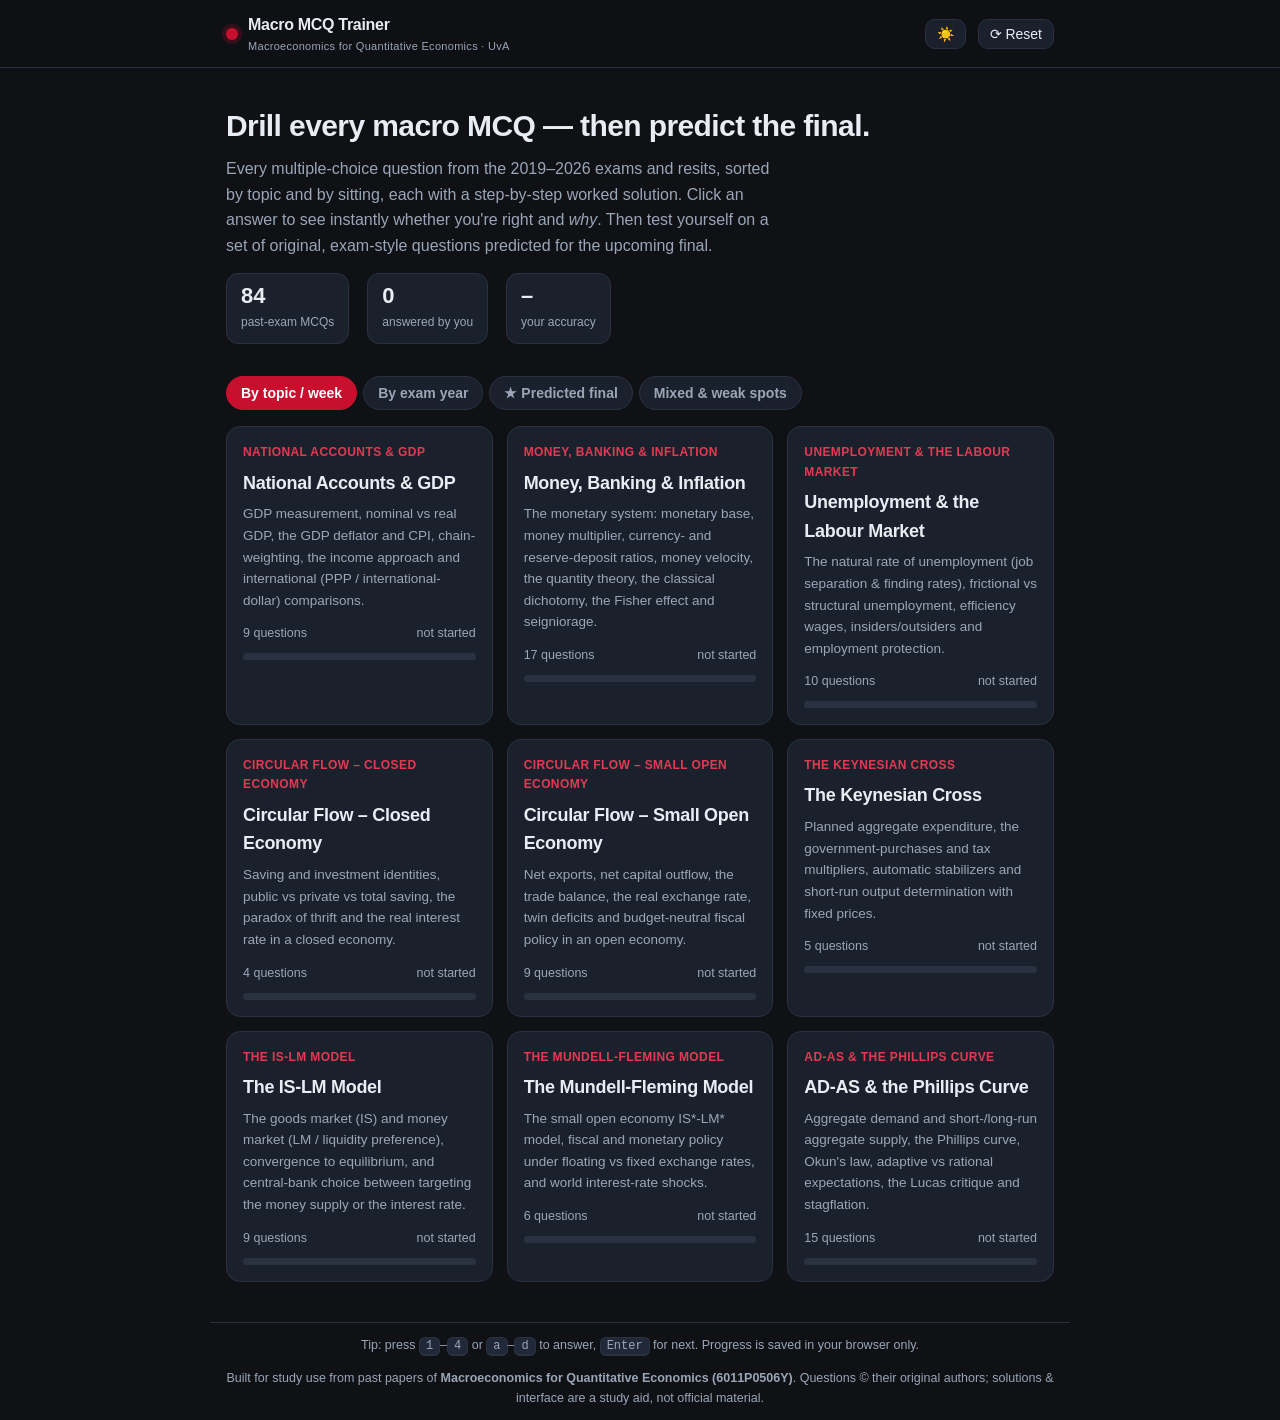
<file: mcq-trainer/index.html>
<!doctype html>
<html lang="en" data-theme="dark">
<head>
<meta charset="utf-8">
<meta name="viewport" content="width=device-width,initial-scale=1">
<title>Macro MCQ Trainer · UvA</title>
<meta name="description" content="Interactive multiple-choice trainer for UvA Macroeconomics for Quantitative Economics — all past-exam MCQs by topic and year, plus predicted questions for the final, each with a step-by-step solution.">
<link rel="icon" href="data:image/svg+xml,<svg xmlns='http://www.w3.org/2000/svg' viewBox='0 0 100 100'><rect width='100' height='100' rx='20' fill='%23c8102e'/><text x='50' y='70' font-size='60' text-anchor='middle' fill='white' font-family='Georgia'>M</text></svg>">
<link rel="stylesheet" href="assets/style.css">
</head>
<body>
<header class="site">
  <div class="hbar">
    <div class="brand">
      <span class="dot"></span>
      <span>Macro MCQ Trainer<small>Macroeconomics for Quantitative Economics · UvA</small></span>
    </div>
    <div class="spacer"></div>
    <button class="iconbtn" id="themeBtn" title="Toggle light / dark">☀️</button>
    <button class="iconbtn" id="resetBtn" title="Reset progress">⟳ Reset</button>
  </div>
</header>

<main class="wrap">
  <section class="hero">
    <h1>Drill every macro MCQ — then predict the final.</h1>
    <p>Every multiple-choice question from the 2019–2026 exams and resits, sorted by topic and by sitting, each with a step-by-step worked solution. Click an answer to see instantly whether you're right and <em>why</em>. Then test yourself on a set of original, exam-style questions predicted for the upcoming final.</p>
    <div class="stats">
      <div class="stat"><b id="statTotal">–</b><span>past-exam MCQs</span></div>
      <div class="stat"><b id="statDone">–</b><span>answered by you</span></div>
      <div class="stat"><b id="statAcc">–</b><span>your accuracy</span></div>
    </div>
  </section>

  <div class="tabs">
    <button class="tab active" data-mode="topic">By topic / week</button>
    <button class="tab" data-mode="year">By exam year</button>
    <button class="tab" data-mode="pred">★ Predicted final</button>
    <button class="tab" data-mode="all">Mixed &amp; weak spots</button>
  </div>

  <div id="app"><!-- rendered by app.js --></div>
</main>

<footer class="wrap">
  <p>Tip: press <span class="kbd">1</span>–<span class="kbd">4</span> or <span class="kbd">a</span>–<span class="kbd">d</span> to answer, <span class="kbd">Enter</span> for next. Progress is saved in your browser only.</p>
  <p>Built for study use from past papers of <b>Macroeconomics for Quantitative Economics (6011P0506Y)</b>. Questions © their original authors; solutions &amp; interface are a study aid, not official material.</p>
</footer>

<script src="assets/data.js"></script>
<script src="assets/app.js"></script>
</body>
</html>
</file>
<file: mcq-trainer/assets/style.css>
/* ===== Macro MCQ Trainer ===== */
:root{
  --bg:#0f1115; --bg2:#161a22; --card:#1b212c; --card2:#212838;
  --ink:#e8ecf3; --muted:#9aa6b8; --line:#2a3242;
  --accent:#c8102e;        /* UvA red */
  --accent2:#e23a52;
  --good:#1f9d5c; --good-bg:#12271c; --good-line:#2f7d54;
  --bad:#d64550; --bad-bg:#2a1518; --bad-line:#7d3038;
  --gold:#d9a521;
  --radius:14px; --maxw:860px;
  --shadow:0 6px 24px rgba(0,0,0,.35);
}
:root[data-theme="light"]{
  --bg:#f3f1ec; --bg2:#eceae3; --card:#ffffff; --card2:#f7f6f2;
  --ink:#1b1f27; --muted:#5d6676; --line:#e2ddd3;
  --accent:#c8102e; --accent2:#a60d25;
  --good:#1f8a52; --good-bg:#e7f5ec; --good-line:#9ed3b4;
  --bad:#c03543; --bad-bg:#fbeaec; --bad-line:#eeb4ba;
  --gold:#b4871a;
  --shadow:0 6px 20px rgba(60,50,30,.12);
}
*{box-sizing:border-box}
html{scroll-behavior:smooth}
body{
  margin:0; background:var(--bg); color:var(--ink);
  font:16px/1.6 -apple-system,BlinkMacSystemFont,"Segoe UI",Roboto,Helvetica,Arial,sans-serif;
  -webkit-font-smoothing:antialiased;
}
a{color:var(--accent2);text-decoration:none}
.wrap{max-width:var(--maxw);margin:0 auto;padding:0 16px}

/* Header */
header.site{
  position:sticky;top:0;z-index:20;
  background:color-mix(in srgb,var(--bg) 88%,transparent);
  backdrop-filter:saturate(1.3) blur(10px);
  border-bottom:1px solid var(--line);
}
.hbar{display:flex;align-items:center;gap:12px;padding:12px 16px;max-width:var(--maxw);margin:0 auto}
.brand{display:flex;align-items:center;gap:10px;font-weight:800;letter-spacing:-.3px}
.brand .dot{width:12px;height:12px;border-radius:50%;background:var(--accent);box-shadow:0 0 0 4px color-mix(in srgb,var(--accent) 22%,transparent)}
.brand small{display:block;font-weight:500;font-size:11px;color:var(--muted);letter-spacing:.3px}
.spacer{flex:1}
.iconbtn{
  border:1px solid var(--line);background:var(--card);color:var(--ink);
  border-radius:10px;padding:7px 11px;cursor:pointer;font-size:14px;line-height:1
}
.iconbtn:hover{border-color:var(--accent)}

/* Hero */
.hero{padding:34px 0 10px}
.hero h1{font-size:30px;margin:0 0 6px;letter-spacing:-.6px}
.hero p{color:var(--muted);margin:.2em 0;max-width:62ch}
.stats{display:flex;gap:18px;flex-wrap:wrap;margin-top:14px}
.stat{background:var(--card);border:1px solid var(--line);border-radius:12px;padding:10px 14px;min-width:92px}
.stat b{font-size:22px;display:block;line-height:1.1}
.stat span{font-size:12px;color:var(--muted)}

/* Tabs */
.tabs{display:flex;gap:6px;flex-wrap:wrap;margin:22px 0 8px}
.tab{
  border:1px solid var(--line);background:var(--card);color:var(--muted);
  padding:8px 14px;border-radius:999px;cursor:pointer;font-weight:600;font-size:14px
}
.tab.active{background:var(--accent);border-color:var(--accent);color:#fff}
.tab:not(.active):hover{color:var(--ink);border-color:var(--accent)}

/* Cards grid */
.grid{display:grid;grid-template-columns:repeat(auto-fill,minmax(240px,1fr));gap:14px;margin:16px 0 40px}
.card{
  background:var(--card);border:1px solid var(--line);border-radius:var(--radius);
  padding:16px;cursor:pointer;transition:transform .12s,border-color .12s;position:relative;overflow:hidden
}
.card:hover{transform:translateY(-3px);border-color:var(--accent)}
.card .wk{font-size:12px;color:var(--accent2);font-weight:700;letter-spacing:.4px;text-transform:uppercase}
.card h3{margin:6px 0 6px;font-size:18px;letter-spacing:-.3px}
.card p{color:var(--muted);font-size:13.5px;margin:0 0 12px;min-height:3em}
.card .meta{display:flex;align-items:center;justify-content:space-between;font-size:12.5px;color:var(--muted)}
.bar{height:7px;border-radius:999px;background:var(--line);overflow:hidden;margin-top:10px}
.bar>i{display:block;height:100%;background:linear-gradient(90deg,var(--accent),var(--accent2));width:0}
.card.pred{border-color:color-mix(in srgb,var(--gold) 50%,var(--line))}
.card.pred .wk{color:var(--gold)}
.ribbon{position:absolute;top:10px;right:-28px;transform:rotate(45deg);background:var(--gold);color:#1b1f27;font-size:10px;font-weight:800;padding:3px 32px;letter-spacing:.5px}

/* Quiz */
.quiz{margin:18px 0 60px}
.quiz-top{display:flex;align-items:center;gap:12px;margin-bottom:14px;flex-wrap:wrap}
.back{border:1px solid var(--line);background:var(--card);color:var(--ink);border-radius:10px;padding:7px 12px;cursor:pointer;font-weight:600;font-size:14px}
.back:hover{border-color:var(--accent)}
.qmeta{color:var(--muted);font-size:13px}
.progress-wrap{flex:1;min-width:120px}
.scorechip{background:var(--card);border:1px solid var(--line);border-radius:999px;padding:6px 12px;font-size:13px;font-weight:700}
.scorechip b{color:var(--good)}
.qcard{background:var(--card);border:1px solid var(--line);border-radius:var(--radius);padding:22px;box-shadow:var(--shadow)}
.tagrow{display:flex;gap:8px;flex-wrap:wrap;margin-bottom:12px}
.tag{font-size:11.5px;font-weight:700;letter-spacing:.3px;padding:4px 9px;border-radius:999px;background:var(--card2);border:1px solid var(--line);color:var(--muted)}
.tag.src{color:var(--accent2)}
.tag.pred{color:var(--gold);border-color:color-mix(in srgb,var(--gold) 40%,var(--line))}
.qtext{font-size:18px;line-height:1.55;margin:4px 0 8px}
.qtext b{color:var(--ink)}
.qtable{margin:14px 0;overflow-x:auto}
.qtable table{border-collapse:collapse;font-size:14px;min-width:220px}
.qtable th,.qtable td{border:1px solid var(--line);padding:6px 12px;text-align:right}
.qtable th:first-child,.qtable td:first-child{text-align:left}
.qtable th{background:var(--card2)}
.figure{font-size:13px;color:var(--muted);font-style:italic;border-left:3px solid var(--line);padding:6px 12px;margin:12px 0;background:var(--card2);border-radius:0 8px 8px 0}
.figwrap{margin:14px 0;padding:0}
.figimg{display:block;max-width:100%;height:auto;border-radius:10px;background:#fff;padding:10px;border:1px solid var(--line)}
.figcap{font-size:12.5px;color:var(--muted);font-style:italic;margin-top:7px;line-height:1.5}

.opts{display:grid;gap:10px;margin:18px 0 4px}
.opt{
  display:flex;gap:12px;align-items:flex-start;text-align:left;width:100%;
  background:var(--card2);border:1.5px solid var(--line);border-radius:12px;
  padding:13px 15px;cursor:pointer;color:var(--ink);font-size:15.5px;line-height:1.5;
  transition:border-color .12s,background .12s
}
.opt:hover:not(.locked){border-color:var(--accent)}
.opt .lab{
  flex:none;width:26px;height:26px;border-radius:7px;background:var(--card);
  border:1px solid var(--line);display:grid;place-items:center;font-weight:800;font-size:13px
}
.opt.correct{background:var(--good-bg);border-color:var(--good-line)}
.opt.correct .lab{background:var(--good);border-color:var(--good);color:#fff}
.opt.wrong{background:var(--bad-bg);border-color:var(--bad-line)}
.opt.wrong .lab{background:var(--bad);border-color:var(--bad);color:#fff}
.opt.locked{cursor:default}
.opt.dim{opacity:.6}

.explain{margin-top:16px;border-radius:12px;padding:15px 17px;border:1px solid var(--line);background:var(--card2);display:none}
.explain.show{display:block;animation:fade .25s ease}
@keyframes fade{from{opacity:0;transform:translateY(4px)}to{opacity:1;transform:none}}
.explain .verdict{font-weight:800;margin-bottom:6px;display:flex;align-items:center;gap:8px}
.explain.ok .verdict{color:var(--good)}
.explain.no .verdict{color:var(--bad)}
.explain .body{font-size:14.5px;line-height:1.65;color:var(--ink)}
.explain .body b{color:var(--ink)}
.explain .likely{margin-top:10px;font-size:12.5px;color:var(--gold);border-top:1px dashed var(--line);padding-top:8px}

.navrow{display:flex;gap:10px;margin-top:18px;align-items:center}
.btn{border:1px solid var(--line);background:var(--card);color:var(--ink);border-radius:11px;padding:11px 18px;font-weight:700;cursor:pointer;font-size:15px}
.btn.primary{background:var(--accent);border-color:var(--accent);color:#fff}
.btn.primary:hover{background:var(--accent2)}
.btn:disabled{opacity:.4;cursor:not-allowed}
.btn.ghost:hover{border-color:var(--accent)}

/* finish screen */
.finish{text-align:center;padding:40px 20px}
.finish .big{font-size:52px;font-weight:800;letter-spacing:-1px}
.finish .ring{color:var(--muted);margin:6px 0 18px}

footer{border-top:1px solid var(--line);color:var(--muted);font-size:12.5px;padding:22px 0 40px;text-align:center}
.kbd{font:12px ui-monospace,Menlo,Consolas,monospace;background:var(--card2);border:1px solid var(--line);border-bottom-width:2px;border-radius:6px;padding:1px 6px}
.hide{display:none!important}
@media (max-width:560px){
  .hero h1{font-size:24px}
  .qcard{padding:16px}
  .qtext{font-size:16.5px}
  .opt{font-size:14.5px}
}
</file>
